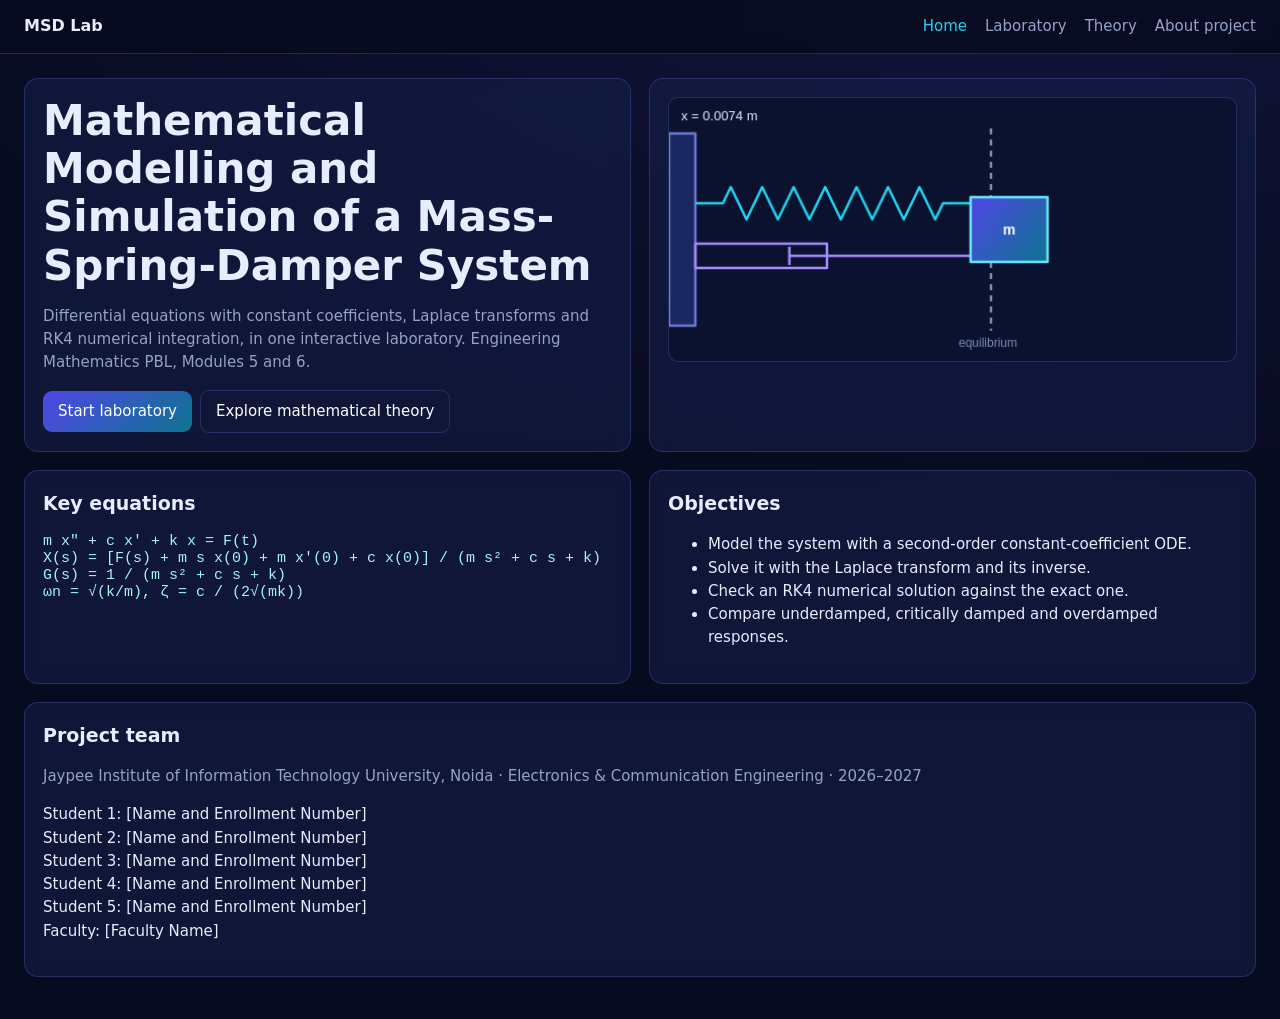
<file: index.html>
<!DOCTYPE html><html lang="en"><head><meta charset="utf-8"><meta name="viewport" content="width=device-width,initial-scale=1"><title>Mass-Spring-Damper Simulation Laboratory</title><link rel="stylesheet" href="css/main.css"></head><body>
<nav><b>MSD Lab</b><a class="on" href="index.html">Home</a><a href="pages/laboratory.html">Laboratory</a><a href="pages/theory.html">Theory</a><a href="pages/theory.html#about">About project</a></nav>
<main>
<section class="grid g2"><div class="panel"><h1>Mathematical Modelling and Simulation of a Mass-Spring-Damper System</h1>
<p class="mu">Differential equations with constant coefficients, Laplace transforms and RK4 numerical integration, in one interactive laboratory. Engineering Mathematics PBL, Modules 5 and 6.</p>
<div class="row"><a class="btn" href="pages/laboratory.html">Start laboratory</a><a class="btn" style="background:none;border:1px solid var(--b)" href="pages/theory.html">Explore mathematical theory</a></div></div>
<div class="panel"><canvas id="pv" width="560" height="260"></canvas></div></section>
<section class="grid g2"><div class="panel"><h2>Key equations</h2><p class="eq">m x″ + c x′ + k x = F(t)<br>X(s) = [F(s) + m s x(0) + m x′(0) + c x(0)] / (m s² + c s + k)<br>G(s) = 1 / (m s² + c s + k)<br>ωn = √(k/m),  ζ = c / (2√(mk))</p></div>
<div class="panel"><h2>Objectives</h2><ul><li>Model the system with a second-order constant-coefficient ODE.</li><li>Solve it with the Laplace transform and its inverse.</li><li>Check an RK4 numerical solution against the exact one.</li><li>Compare underdamped, critically damped and overdamped responses.</li></ul></div></section>
<section class="panel" id="team"><h2>Project team</h2><p class="mu">Jaypee Institute of Information Technology University, Noida · Electronics &amp; Communication Engineering · 2026–2027</p>
<p>Student 1: [Name and Enrollment Number]<br>Student 2: [Name and Enrollment Number]<br>Student 3: [Name and Enrollment Number]<br>Student 4: [Name and Enrollment Number]<br>Student 5: [Name and Enrollment Number]<br>Faculty: [Faculty Name]</p></section>
</main>
<script src="js/rk4-solver.js"></script><script src="js/force-inputs.js"></script><script src="js/animation.js"></script>
<script>const cv=document.getElementById('pv'),p={m:1,k:100,c:2,x0:.05,v0:0},r=MSD.simulate(p,MSD.makeForce('step',{F0:0,t0:0}),{dt:.005,T:6});let s=performance.now();
(function f(n){const i=Math.floor(((n-s)/1000)%6/.005);MSD.drawSystem(cv,r.x[i],0,2400);requestAnimationFrame(f)})(s)</script></body></html>
</file>
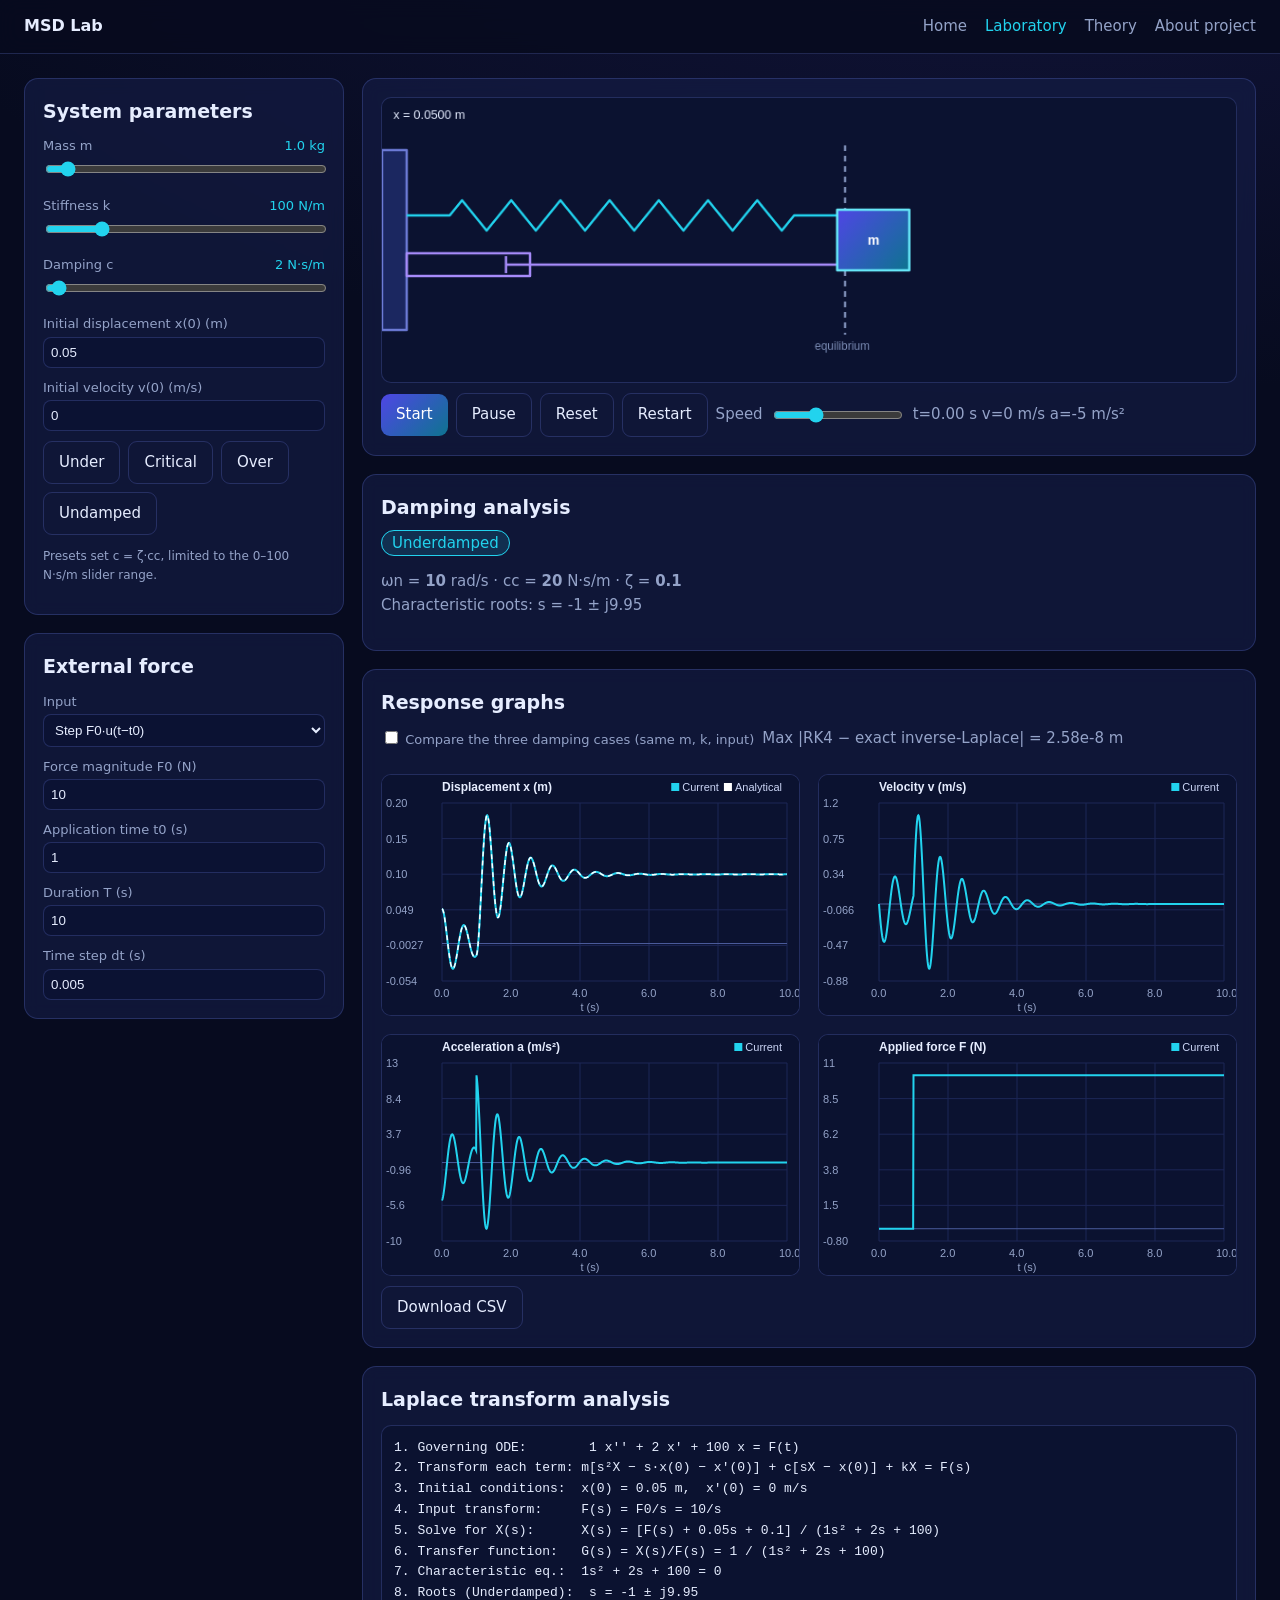
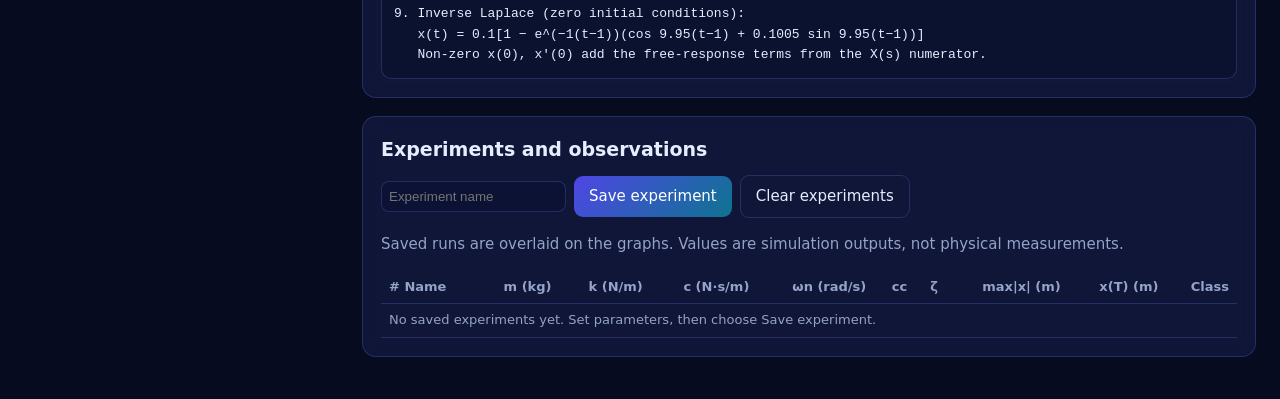
<file: pages/laboratory.html>
<!DOCTYPE html><html lang="en"><head><meta charset="utf-8"><meta name="viewport" content="width=device-width,initial-scale=1"><title>Virtual Laboratory</title><link rel="stylesheet" href="../css/main.css"></head><body>
<nav><b>MSD Lab</b><a href="../index.html">Home</a><a class="on" href="laboratory.html">Laboratory</a><a href="theory.html">Theory</a><a href="theory.html#about">About project</a></nav>
<main class="grid lab"><aside>
<div class="panel"><h2>System parameters</h2>
<label>Mass m <output id="vm"></output></label><input id="m" type="range" min="0.5" max="10" step="0.1" value="1">
<label>Stiffness k <output id="vk"></output></label><input id="k" type="range" min="10" max="500" step="1" value="100">
<label>Damping c <output id="vc"></output></label><input id="c" type="range" min="0" max="100" step="any" value="2">
<label>Initial displacement x(0) (m)</label><input id="x0" type="number" step="0.01" value="0.05">
<label>Initial velocity v(0) (m/s)</label><input id="v0" type="number" step="0.1" value="0">
<div class="row"><button class="alt pre" data-z="0.1">Under</button><button class="alt pre" data-z="1">Critical</button><button class="alt pre" data-z="2.5">Over</button><button class="alt pre" data-z="0">Undamped</button></div>
<p class="mu" style="font-size:12px">Presets set c = ζ·cc, limited to the 0–100 N·s/m slider range.</p></div>
<div class="panel"><h2>External force</h2>
<label>Input</label><select id="ft"><option value="step">Step F0·u(t−t0)</option><option value="impulse">Impulse J·δ(t−t0)</option><option value="sine">Sinusoid F0·sin(Ωt+φ)</option></select>
<div class="f f-step f-sine"><label>Force magnitude F0 (N)</label><input id="F0" type="number" step="1" value="10"></div>
<div class="f f-impulse"><label>Impulse J (N·s)</label><input id="J" type="number" step="0.5" value="2"></div>
<div class="f f-step f-impulse"><label>Application time t0 (s)</label><input id="t0" type="number" step="0.1" min="0" value="1"></div>
<div class="f f-sine"><label>Angular frequency Ω (rad/s)</label><input id="Om" type="number" step="0.5" min="0" value="5"></div>
<div class="f f-sine"><label>Phase φ (degrees)</label><input id="ph" type="number" step="5" value="0"></div>
<label>Duration T (s)</label><input id="T" type="number" step="1" min="1" max="60" value="10">
<label>Time step dt (s)</label><input id="dt" type="number" step="0.001" min="0.0001" max="0.05" value="0.005"></div></aside>
<section>
<div class="panel"><canvas id="sim" width="900" height="300"></canvas>
<div class="row"><button id="bStart">Start</button><button id="bPause" class="alt">Pause</button><button id="bReset" class="alt">Reset</button><button id="bRestart" class="alt">Restart</button><span class="mu">Speed</span><input id="sp" type="range" min="0.1" max="3" step="0.1" value="1" style="width:130px"><span id="ro" class="mu"></span></div></div>
<div class="panel"><h2>Damping analysis</h2><div id="info"></div></div>
<div class="panel"><h2>Response graphs</h2><div class="row"><label style="margin:0"><input id="cmp" type="checkbox" style="width:auto"> Compare the three damping cases (same m, k, input)</label><span id="err" class="mu"></span></div><br>
<div class="grid g2"><canvas id="gx"></canvas><canvas id="gv"></canvas><canvas id="ga"></canvas><canvas id="gF"></canvas></div>
<div class="row"><button id="bCSV" class="alt">Download CSV</button></div></div>
<div class="panel"><h2>Laplace transform analysis</h2><pre id="lap"></pre></div>
<div class="panel"><h2>Experiments and observations</h2><div class="row"><input id="nm" placeholder="Experiment name" style="max-width:240px"><button id="bSave">Save experiment</button><button id="bClear" class="alt">Clear experiments</button></div>
<p class="mu">Saved runs are overlaid on the graphs. Values are simulation outputs, not physical measurements.</p>
<div class="scroll"><table><thead><tr><th>#  Name</th><th>m (kg)</th><th>k (N/m)</th><th>c (N·s/m)</th><th>ωn (rad/s)</th><th>cc</th><th>ζ</th><th>max|x| (m)</th><th>x(T) (m)</th><th>Class</th></tr></thead><tbody id="tb"></tbody></table></div></div>
</section></main>
<script src="../js/rk4-solver.js"></script><script src="../js/force-inputs.js"></script><script src="../js/damping-analysis.js"></script><script src="../js/laplace-analysis.js"></script><script src="../js/animation.js"></script><script src="../js/app.js"></script></body></html>
</file>
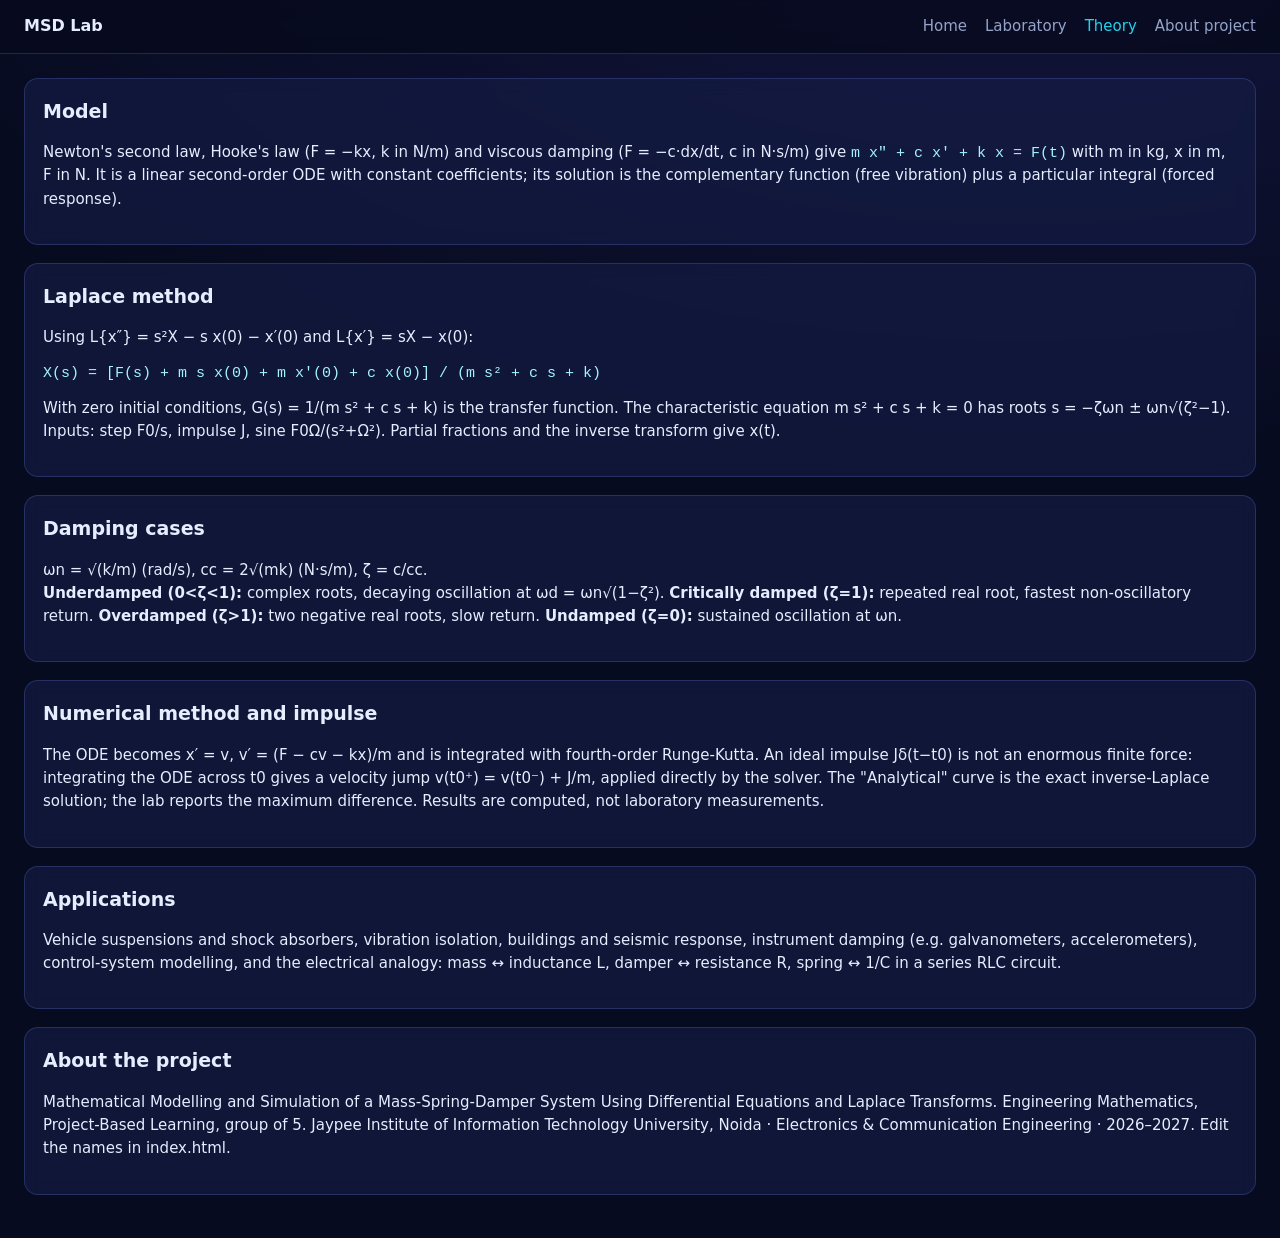
<file: pages/theory.html>
<!DOCTYPE html><html lang="en"><head><meta charset="utf-8"><meta name="viewport" content="width=device-width,initial-scale=1"><title>Theory</title><link rel="stylesheet" href="../css/main.css"></head><body>
<nav><b>MSD Lab</b><a href="../index.html">Home</a><a href="laboratory.html">Laboratory</a><a class="on" href="theory.html">Theory</a><a href="#about">About project</a></nav><main>
<div class="panel"><h2>Model</h2><p>Newton's second law, Hooke's law (F = −kx, k in N/m) and viscous damping (F = −c·dx/dt, c in N·s/m) give <span class="eq">m x″ + c x′ + k x = F(t)</span> with m in kg, x in m, F in N. It is a linear second-order ODE with constant coefficients; its solution is the complementary function (free vibration) plus a particular integral (forced response).</p></div>
<div class="panel"><h2>Laplace method</h2><p>Using L{x″} = s²X − s x(0) − x′(0) and L{x′} = sX − x(0):</p><p class="eq">X(s) = [F(s) + m s x(0) + m x′(0) + c x(0)] / (m s² + c s + k)</p><p>With zero initial conditions, G(s) = 1/(m s² + c s + k) is the transfer function. The characteristic equation m s² + c s + k = 0 has roots s = −ζωn ± ωn√(ζ²−1). Inputs: step F0/s, impulse J, sine F0Ω/(s²+Ω²). Partial fractions and the inverse transform give x(t).</p></div>
<div class="panel"><h2>Damping cases</h2><p>ωn = √(k/m) (rad/s), cc = 2√(mk) (N·s/m), ζ = c/cc.<br><b>Underdamped (0&lt;ζ&lt;1):</b> complex roots, decaying oscillation at ωd = ωn√(1−ζ²). <b>Critically damped (ζ=1):</b> repeated real root, fastest non-oscillatory return. <b>Overdamped (ζ&gt;1):</b> two negative real roots, slow return. <b>Undamped (ζ=0):</b> sustained oscillation at ωn.</p></div>
<div class="panel"><h2>Numerical method and impulse</h2><p>The ODE becomes x′ = v, v′ = (F − cv − kx)/m and is integrated with fourth-order Runge-Kutta. An ideal impulse Jδ(t−t0) is not an enormous finite force: integrating the ODE across t0 gives a velocity jump v(t0⁺) = v(t0⁻) + J/m, applied directly by the solver. The "Analytical" curve is the exact inverse-Laplace solution; the lab reports the maximum difference. Results are computed, not laboratory measurements.</p></div>
<div class="panel"><h2>Applications</h2><p>Vehicle suspensions and shock absorbers, vibration isolation, buildings and seismic response, instrument damping (e.g. galvanometers, accelerometers), control-system modelling, and the electrical analogy: mass ↔ inductance L, damper ↔ resistance R, spring ↔ 1/C in a series RLC circuit.</p></div>
<div class="panel" id="about"><h2>About the project</h2><p>Mathematical Modelling and Simulation of a Mass-Spring-Damper System Using Differential Equations and Laplace Transforms. Engineering Mathematics, Project-Based Learning, group of 5. Jaypee Institute of Information Technology University, Noida · Electronics &amp; Communication Engineering · 2026–2027. Edit the names in index.html.</p></div>
</main></body></html>
</file>
<file: css/main.css>
:root{--bg:#070b1f;--p:rgba(22,30,72,.62);--b:rgba(120,140,255,.22);--tx:#e6edff;--mu:#94a3c8;--cy:#22d3ee;--vi:#8b5cf6}
*{box-sizing:border-box}body{margin:0;font:15px/1.55 "Segoe UI",system-ui,sans-serif;color:var(--tx);background:radial-gradient(1200px 600px at 80% -10%,#2b2a7a55,transparent),var(--bg)}
nav{display:flex;flex-wrap:wrap;gap:6px 18px;align-items:center;padding:14px 24px;border-bottom:1px solid var(--b);position:sticky;top:0;background:#070b1fdd;backdrop-filter:blur(10px);z-index:5}
nav b{margin-right:auto;font-size:16px}nav a{color:var(--mu);text-decoration:none}nav a:hover,nav a.on{color:var(--cy)}
main{max-width:1280px;margin:0 auto;padding:24px}h1{font-size:clamp(26px,4vw,42px);line-height:1.15;margin:0 0 12px}h2{margin:0 0 10px;font-size:19px}
.panel{background:var(--p);border:1px solid var(--b);border-radius:14px;padding:18px;backdrop-filter:blur(8px);margin-bottom:18px}
.grid{display:grid;gap:18px}.g2{grid-template-columns:repeat(auto-fit,minmax(300px,1fr))}.lab{grid-template-columns:320px 1fr}
.btn,button{background:linear-gradient(135deg,#4f46e5,#0e7490);color:#fff;border:0;border-radius:9px;padding:9px 15px;cursor:pointer;font:inherit;text-decoration:none;display:inline-block}
button.alt{background:transparent;border:1px solid var(--b);color:var(--tx)}button:hover,.btn:hover{filter:brightness(1.15)}
:focus-visible{outline:2px solid var(--cy);outline-offset:2px}
label{display:block;margin:10px 0 2px;color:var(--mu);font-size:13px}label output{color:var(--cy);float:right}
input,select{width:100%;background:#0b1233;border:1px solid var(--b);color:var(--tx);border-radius:8px;padding:7px}input[type=range]{padding:0;accent-color:var(--cy)}
canvas{width:100%;display:block;border-radius:10px;background:#0b1230;border:1px solid var(--b)}
pre{background:#0b1230;border:1px solid var(--b);border-radius:10px;padding:12px;overflow:auto;font:13px/1.6 Consolas,monospace;margin:0;white-space:pre-wrap}
table{width:100%;border-collapse:collapse;font-size:13px}td,th{border-bottom:1px solid var(--b);padding:6px 8px;text-align:right}th{color:var(--mu)}td:first-child,th:first-child{text-align:left}.scroll{overflow-x:auto}
.row{display:flex;flex-wrap:wrap;gap:8px;align-items:center;margin-top:10px}.row>*{width:auto}.tag{padding:3px 10px;border-radius:99px;background:#22d3ee22;color:var(--cy);border:1px solid var(--cy)}
.hide{display:none}.mu{color:var(--mu)}.eq{font:15px Consolas,monospace;color:#a5f3fc}
@media(max-width:860px){.lab{grid-template-columns:1fr}main{padding:14px}}
@media(prefers-reduced-motion:reduce){*{transition:none!important}}
</file>
